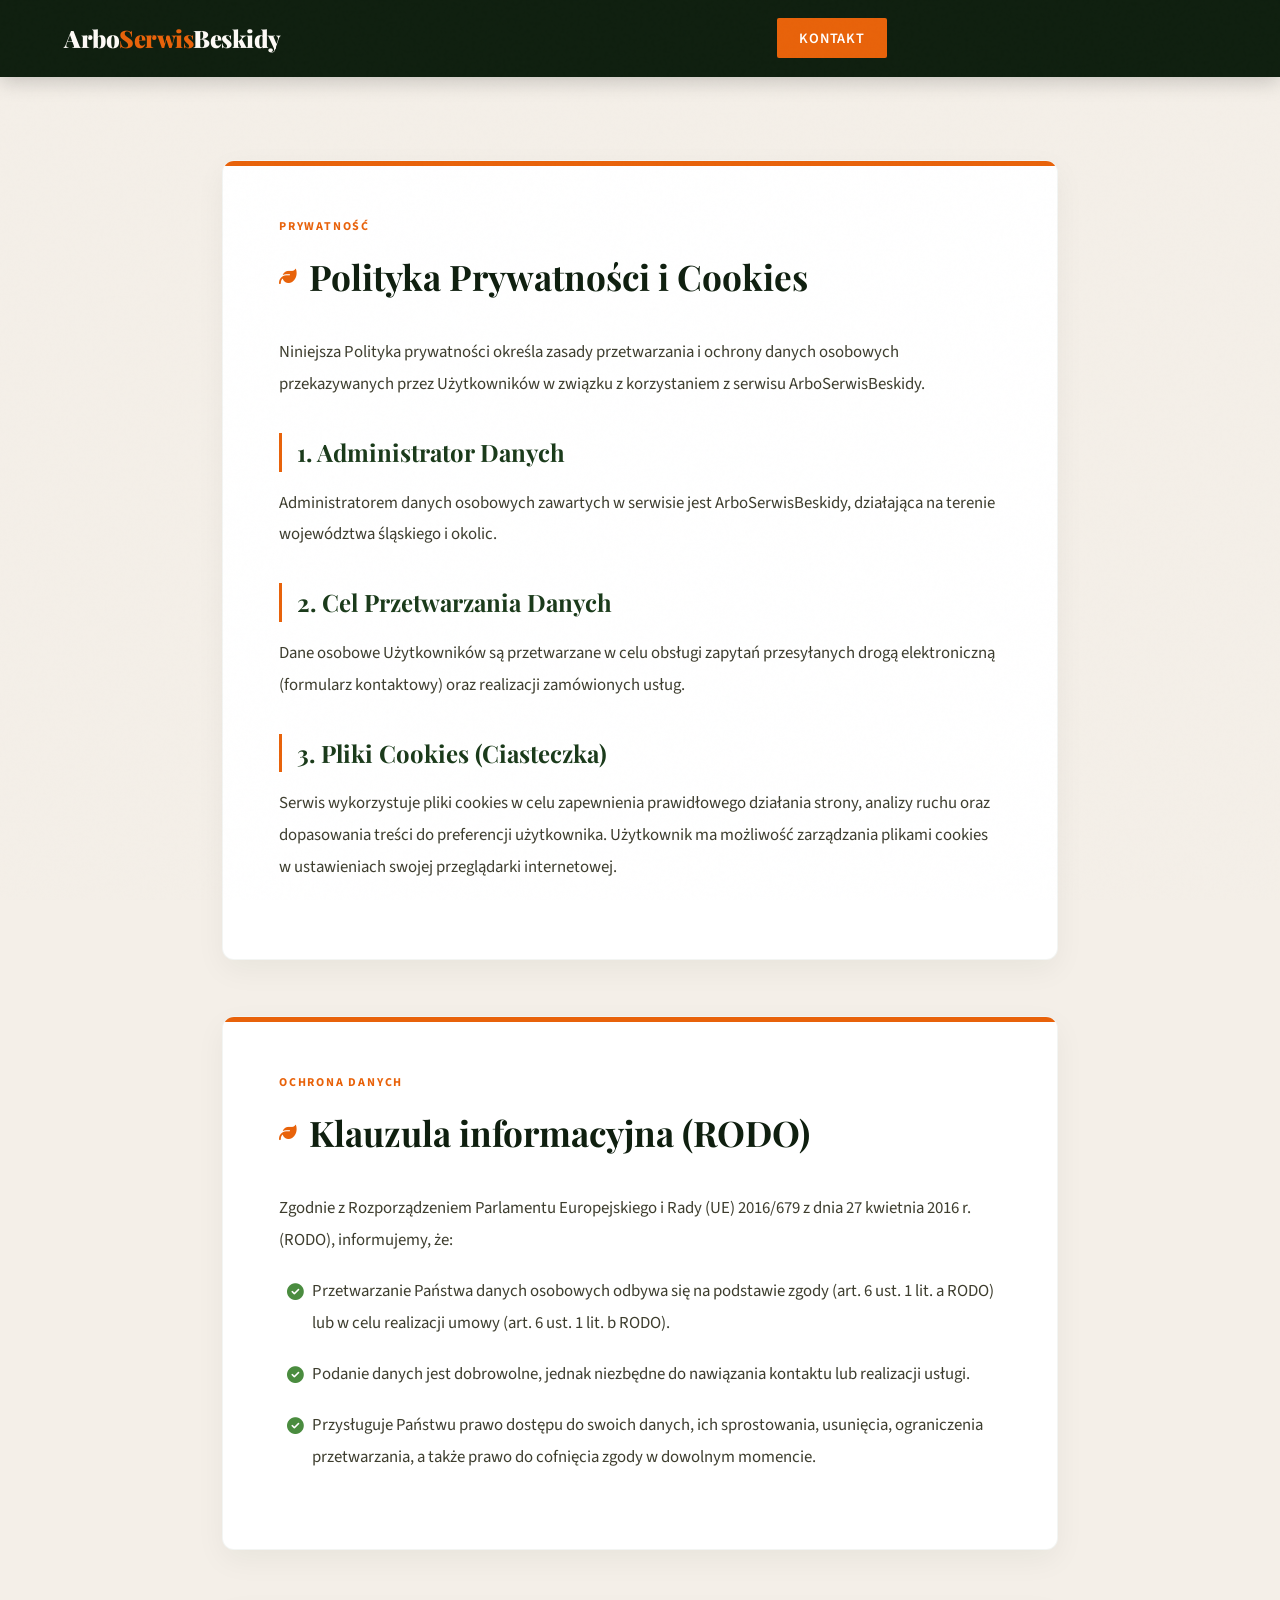
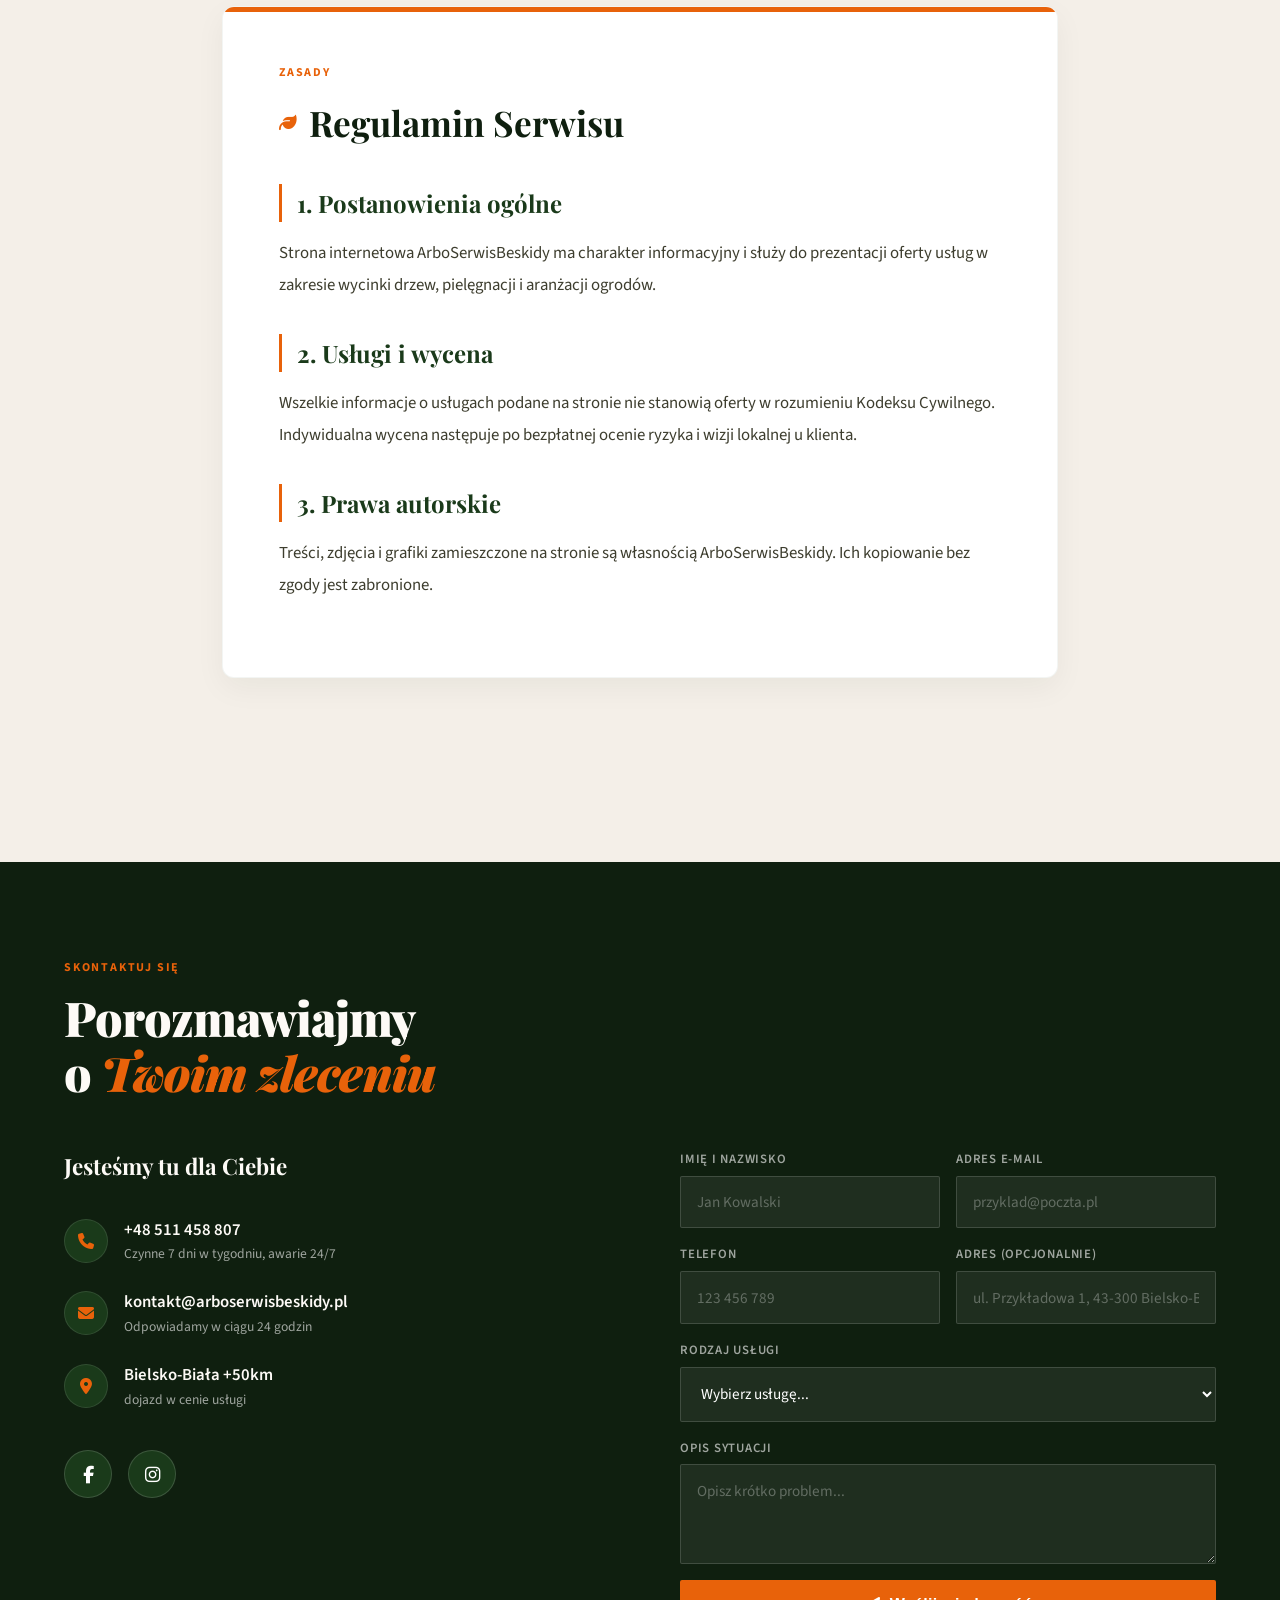
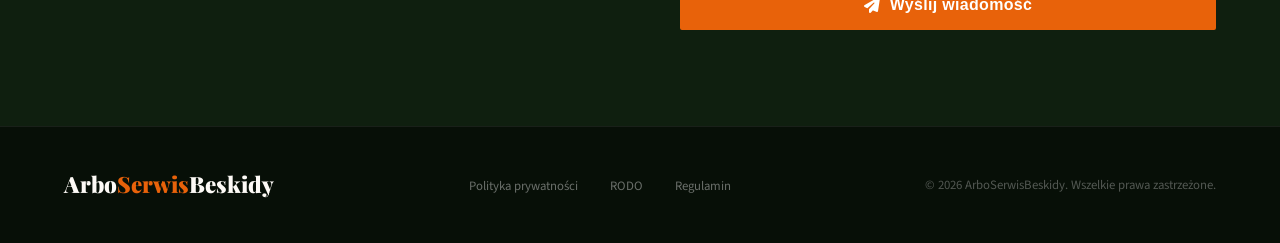
<file: dokumenty.html>
<!DOCTYPE html>
<html lang="pl">

<head>
  <meta charset="UTF-8">
  <meta name="viewport" content="width=device-width, initial-scale=1.0">
  <title>Dokumenty prawne – ArboSerwisBeskidy</title>
  <link href="https://fonts.googleapis.com/css2?family=Playfair+Display:wght@700;900&family=Source+Sans+3:wght@300;400;600&display=swap" rel="stylesheet">
  <link rel="stylesheet" href="https://cdnjs.cloudflare.com/ajax/libs/font-awesome/6.5.0/css/all.min.css">
  <link rel="stylesheet" href="style.css">
  <link rel="icon" type="image/x-icon" href="img/favicon.ico">
  <style>
/* 1. RESET I ZMIENNE */
:root {
    --green-deep: #0f1f0f;
    --green-mid: #1a3a1a;
    --green-bright: #2d5a2d;
    --green-accent: #4a8c3f;
    --orange: #e8620a;
    --cream: #f4efe8;
    --white: #fdfaf6;
    --text-dark: #1a1a14;
    --text-mid: #3d3d2e;
}

body {
    background-color: var(--cream);
    font-family: 'Source Sans 3', sans-serif;
    color: var(--text-dark);
    line-height: 1.6;
    overflow-x: hidden;
    position: relative;
    scroll-behavior: smooth; /* Płynne przewijanie dla całej strony */
}

/* 2. NAVBAR */
#navbar {
    background-color: var(--green-deep) !important;
    position: fixed;
    width: 100%;
    top: 0;
    left: 0;
    z-index: 1000;
    display: flex;
    justify-content: space-between;
    align-items: center;
    padding: 1.2rem 4rem;
    box-shadow: 0 4px 20px rgba(0, 0, 0, 0.2);
}

#navbar .logo {
    color: var(--white) !important;
    font-weight: 900;
    font-size: 1.5rem;
    text-decoration: none;
    font-family: 'Playfair Display', serif;
}

#navbar .logo span {
    color: var(--orange) !important;
}

#navbar .nav-links {
    display: flex !important;
    list-style: none;
    align-items: center;
}

/* 3. SEKCJA GŁÓWNA - DOKUMENTY */
.legal-content {
    padding: 160px 2rem 8rem;
    max-width: 900px;
    margin: 0 auto;
}

.legal-section {
    background: #ffffff;
    padding: 3.5rem;
    margin-bottom: 3.5rem;
    border-radius: 12px;
    box-shadow: 0 10px 30px rgba(15, 31, 15, 0.05);
    position: relative;
    overflow: hidden;
    transition: transform 0.3s ease, box-shadow 0.3s ease;
    border: 1px solid rgba(26, 58, 26, 0.05);
    /* POPRAWKA: Offset dla zablokowanego navbaru */
    scroll-margin-top: 120px; 
}

.legal-section::before {
    content: '';
    position: absolute;
    top: 0;
    left: 0;
    width: 100%;
    height: 5px;
    background-color: var(--orange);
}

.legal-section:hover {
    transform: translateY(-5px);
    box-shadow: 0 15px 40px rgba(15, 31, 15, 0.08);
}

.legal-section h2 {
    font-family: 'Playfair Display', serif;
    color: var(--green-deep);
    margin-bottom: 2rem;
    font-size: 2.2rem;
    display: flex;
    align-items: center;
    gap: 12px;
}

.legal-section h2::before {
    content: '\f06c';
    font-family: 'Font Awesome 6 Free';
    font-weight: 900;
    font-size: 1.1rem;
    color: var(--orange);
}

.legal-section h3 {
    font-family: 'Playfair Display', serif;
    margin: 2rem 0 1rem;
    color: var(--green-mid);
    font-size: 1.5rem;
    border-left: 3px solid var(--orange);
    padding-left: 15px;
}

.legal-section p, .legal-section li {
    line-height: 1.9;
    color: var(--text-mid);
    margin-bottom: 1.2rem;
    font-size: 1.05rem;
}

.legal-section ul {
    margin-left: 0.5rem;
    list-style: none;
}

.legal-section ul li {
    position: relative;
    padding-left: 25px;
}

.legal-section ul li::before {
    content: "\f058";
    font-family: 'Font Awesome 6 Free';
    font-weight: 900;
    position: absolute;
    left: 0;
    color: var(--green-accent);
}

/* 4. RESPONSYWNOŚĆ */
@media (max-width: 1025px) {
    #navbar {
        padding: 1rem 2rem;
    }
}

@media (max-width: 768px) {
    .legal-content {
        padding: 120px 1.5rem 5rem;
    }

    .legal-section {
        padding: 2rem 1.5rem;
        scroll-margin-top: 100px;
    }

    .legal-section h2 {
        font-size: 1.8rem;
    }

    #navbar .logo {
        font-size: 1.2rem;
    }
}

@media (max-width: 480px) {
    .legal-section h2 {
        font-size: 1.5rem;
    }
    
    .legal-section h3 {
        font-size: 1.2rem;
    }
}
</style>
</head>

<body>

  <nav id="navbar">
    <a href="https://arboserwisbeskidy.pl/" class="logo">Arbo<span>Serwis</span>Beskidy</a>
    <ul class="nav-links">
      <li><a href="#kontakt" class="nav-cta">Kontakt</a></li>
    </ul>
  </nav>

  <main class="legal-content">
    
    <section id="polityka" class="legal-section">
      <div class="section-label">Prywatność</div>
      <h2>Polityka Prywatności i Cookies</h2>
      <p>Niniejsza Polityka prywatności określa zasady przetwarzania i ochrony danych osobowych przekazywanych przez Użytkowników w związku z korzystaniem z serwisu ArboSerwisBeskidy.</p>
      
      <h3>1. Administrator Danych</h3>
      <p>Administratorem danych osobowych zawartych w serwisie jest ArboSerwisBeskidy, działająca na terenie województwa śląskiego i okolic.</p>

      <h3>2. Cel Przetwarzania Danych</h3>
      <p>Dane osobowe Użytkowników są przetwarzane w celu obsługi zapytań przesyłanych drogą elektroniczną (formularz kontaktowy) oraz realizacji zamówionych usług.</p>

      <h3>3. Pliki Cookies (Ciasteczka)</h3>
      <p>Serwis wykorzystuje pliki cookies w celu zapewnienia prawidłowego działania strony, analizy ruchu oraz dopasowania treści do preferencji użytkownika. Użytkownik ma możliwość zarządzania plikami cookies w ustawieniach swojej przeglądarki internetowej.</p>
    </section>

    <section id="rodo" class="legal-section">
      <div class="section-label">Ochrona Danych</div>
      <h2>Klauzula informacyjna (RODO)</h2>
      <p>Zgodnie z Rozporządzeniem Parlamentu Europejskiego i Rady (UE) 2016/679 z dnia 27 kwietnia 2016 r. (RODO), informujemy, że:</p>
      <ul>
        <li>Przetwarzanie Państwa danych osobowych odbywa się na podstawie zgody (art. 6 ust. 1 lit. a RODO) lub w celu realizacji umowy (art. 6 ust. 1 lit. b RODO).</li>
        <li>Podanie danych jest dobrowolne, jednak niezbędne do nawiązania kontaktu lub realizacji usługi.</li>
        <li>Przysługuje Państwu prawo dostępu do swoich danych, ich sprostowania, usunięcia, ograniczenia przetwarzania, a także prawo do cofnięcia zgody w dowolnym momencie.</li>
      </ul>
    </section>

    <section id="regulamin" class="legal-section">
      <div class="section-label">Zasady</div>
      <h2>Regulamin Serwisu</h2>
      <h3>1. Postanowienia ogólne</h3>
      <p>Strona internetowa ArboSerwisBeskidy ma charakter informacyjny i służy do prezentacji oferty usług w zakresie wycinki drzew, pielęgnacji i aranżacji ogrodów.</p>
      
      <h3>2. Usługi i wycena</h3>
      <p>Wszelkie informacje o usługach podane na stronie nie stanowią oferty w rozumieniu Kodeksu Cywilnego. Indywidualna wycena następuje po bezpłatnej ocenie ryzyka i wizji lokalnej u klienta.</p>

      <h3>3. Prawa autorskie</h3>
      <p>Treści, zdjęcia i grafiki zamieszczone na stronie są własnością ArboSerwisBeskidy. Ich kopiowanie bez zgody jest zabronione.</p>
    </section>

  </main>

  <section class="contact-section" id="kontakt">
    <div class="section-label">Skontaktuj się</div>
    <div class="section-title">Porozmawiajmy<br>o <em style="color:var(--orange)">Twoim zleceniu</em></div>
    <div class="contact-grid">
      <div class="contact-info">
        <h3>Jesteśmy tu dla Ciebie</h3>
        <div class="contact-item">
          <i class="fas fa-phone"></i>
          <div>
            <a href="tel:+48511458807">+48 511 458 807</a>
            <p>Czynne 7 dni w tygodniu, awarie 24/7</p>
          </div>
        </div>
        <div class="contact-item">
          <i class="fas fa-envelope"></i>
          <div>
            <a href="mailto:kontakt@arboserwisbeskidy.pl">kontakt@arboserwisbeskidy.pl</a>
            <p>Odpowiadamy w ciągu 24 godzin</p>
          </div>
        </div>
        <div class="contact-item">
          <i class="fas fa-map-marker-alt"></i>
          <div>
            <span style="color: var(--white); font-weight: 600; font-size: 1.05rem; display: block;">Bielsko-Biała +50km</span>
            <p>dojazd w cenie usługi</p>
          </div>
        </div>
        <div class="social-links">
          <a href="https://www.facebook.com/profile.php?id=61574379541969" target="_blank" class="social-link" aria-label="Facebook"><i class="fab fa-facebook-f"></i></a>
          <a href="https://www.instagram.com/arboserwis.beskidy/" target="_blank" class="social-link" aria-label="Instagram"><i class="fab fa-instagram"></i></a>
        </div>
      </div>
      <div>
        <form class="contact-form" id="arboForm">
          <input type="text" name="_gotcha" style="display:none" tabindex="-1" autocomplete="off">
          <div class="form-row">
            <div class="form-group">
              <label>Imię i nazwisko</label>
              <input type="text" name="name" placeholder="Jan Kowalski" pattern="^[A-Za-ząćęłńóśźż]{3,}\s[A-Za-ząćęłńóśźż]{3,}$" required>
            </div>
            <div class="form-group">
              <label>Adres E-mail</label>
              <input type="email" name="email" placeholder="przyklad@poczta.pl" required>
            </div>
          </div>
          <div class="form-row">
            <div class="form-group">
              <label>Telefon</label>
              <input type="tel" name="phone" placeholder="123 456 789" pattern="[0-9]+" required>
            </div>
            <div class="form-group">
              <label>Adres (opcjonalnie)</label>
              <input type="text" name="address" placeholder="ul. Przykładowa 1, 43-300 Bielsko-Biała">
            </div>
          </div>
          <div class="form-group">
            <label>Rodzaj usługi</label>
            <select name="service">
              <option value="">Wybierz usługę...</option>
              <option>Wycinka drzewa</option>
              <option>Przycinanie żywopłotów</option>
              <option>Pielęgnacja ogrodu</option>
              <option>Aranżacja ogrodu</option>
              <option>Interwencja awaryjna</option>
              <option>Inne</option>
            </select>
          </div>
          <div class="form-group">
            <label>Opis sytuacji</label>
            <textarea name="message" placeholder="Opisz krótko problem..." minlength="15" required></textarea>
          </div>
          <button type="submit" class="btn-primary" style="width:100%; justify-content:center; cursor:pointer;">
            <i class="fas fa-paper-plane"></i> Wyślij wiadomość
          </button>
        </form>
      </div>
    </div>
  </section>

  <footer>
    <div class="footer-logo">Arbo<span>Serwis</span>Beskidy</div>
    <ul class="footer-links">
      <li><a href="#polityka">Polityka prywatności</a></li>
      <li><a href="#rodo">RODO</a></li>
      <li><a href="#regulamin">Regulamin</a></li>
    </ul>
    <div class="footer-copy">© 2026 ArboSerwisBeskidy. Wszelkie prawa zastrzeżone.</div>
  </footer>

  <script src="script.js"></script>
</body>
</html>
</file>
<file: style.css>
:root {
    --green-deep: #0f1f0f;
    --green-mid: #1a3a1a;
    --green-bright: #2d5a2d;
    --green-accent: #4a8c3f;
    --orange: #e8620a;
    --orange-light: #f5832a;
    --brown: #5c3d1e;
    --cream: #f4efe8;
    --cream-dark: #e8e0d0;
    --white: #fdfaf6;
    --text-dark: #1a1a14;
    --text-mid: #3d3d2e;
    --text-light: #7a7a60;
}

* {
    margin: 0;
    padding: 0;
    box-sizing: border-box;
}

html {
    scroll-behavior: smooth;
}

body {
    font-family: 'Source Sans 3', sans-serif;
    background: var(--white);
    color: var(--text-dark);
    overflow-x: hidden;
}

/* NOISE TEXTURE OVERLAY */
body::before {
    content: '';
    position: fixed;
    inset: 0;
    background-image: url("data:image/svg+xml,%3Csvg viewBox='0 0 256 256' xmlns='http://www.w3.org/2000/svg'%3E%3Cfilter id='noise'%3E%3CfeTurbulence type='fractalNoise' baseFrequency='0.9' numOctaves='4' stitchTiles='stitch'/%3E%3C/filter%3E%3Crect width='100%25' height='100%25' filter='url(%23noise)' opacity='0.04'/%3E%3C/svg%3E");
    pointer-events: none;
    z-index: 9999;
    opacity: 0.4;
}

/* NAVBAR - ZAKTUALIZOWANY UKŁAD */
nav {
    position: fixed;
    top: 0;
    left: 0;
    right: 0;
    z-index: 1000;
    padding: 1.5rem 4rem;
    display: flex;
    justify-content: space-between;
    align-items: center;
    transition: all 0.4s ease;
    background: transparent;
}

nav.scrolled {
    background: rgba(10, 20, 10, 0.97);
    padding: 1rem 4rem;
    backdrop-filter: blur(10px);
    box-shadow: 0 2px 40px rgba(0, 0, 0, 0.3);
}

.nav-cta,
.nav-cta:visited,
.nav-cta:active,
.nav-cta:hover {
    text-decoration: none !important;
}

.logo {
    flex: 1; /* Zajmuje lewą stronę */
    font-family: 'Playfair Display', serif;
    font-size: 1.8rem;
    font-weight: 900;
    color: var(--white);
    letter-spacing: -0.02em;
}

.logo span {
    color: var(--orange);
}

.nav-links {
    flex: 2; /* Środkowa sekcja dla menu */
    display: flex;
    justify-content: center;
    gap: 2.5rem;
    list-style: none;
}

.nav-links a {
    color: rgba(255, 255, 255, 0.8);
    text-decoration: none;
    font-size: 0.9rem;
    font-weight: 600;
    letter-spacing: 0.05em;
    text-transform: uppercase;
    transition: color 0.2s;
}

.nav-links a:hover {
    color: var(--orange);
}

.nav-right {
    flex: 1; /* Zajmuje prawą stronę */
    display: flex;
    justify-content: flex-end;
    align-items: center;
}

.nav-cta {
    background: var(--orange);
    color: white !important;
    padding: 0.6rem 1.4rem;
    border-radius: 2px;
    text-decoration: none;
    font-size: 0.9rem;
    font-weight: 600;
    text-transform: uppercase;
    transition: background 0.3s;
}

.nav-cta:hover {
    background: var(--orange-light);
}

/* HAMBURGER */
.hamburger {
    display: none;
    flex-direction: column;
    gap: 5px;
    cursor: pointer;
    padding: 5px;
    margin-left: 1rem;
}

.hamburger span {
    display: block;
    width: 25px;
    height: 2px;
    background: white;
    transition: all 0.3s;
}

/* HERO */
.hero {
    min-height: 100vh;
    background: linear-gradient(165deg, rgba(5, 12, 5, 0.92) 0%, rgba(15, 31, 15, 0.75) 50%, rgba(92, 61, 30, 0.6) 100%);
    display: flex;
    align-items: center;
    padding: 0 4rem;
    position: relative;
    overflow: hidden;
}

.hero-video {
    position: absolute;
    inset: 0;
    width: 100%;
    height: 100%;
    object-fit: cover;
    z-index: 0;
    background-image: url('img/bgimage.webp');
    background-size: cover;
    background-position: center;
}

.hero-gradient {
    position: absolute;
    inset: 0;
    background: linear-gradient(
        105deg,
        rgba(5, 12, 5, 0.88) 0%,
        rgba(15, 31, 15, 0.65) 45%,
        rgba(92, 61, 30, 0.45) 75%,
        rgba(232, 98, 10, 0.25) 100%
    );
    z-index: 1;
    pointer-events: none;
}

.hero::after {
    content: '';
    position: absolute;
    bottom: 0;
    left: 0;
    right: 0;
    height: 120px;
    background: linear-gradient(transparent, var(--green-deep));
}

.hero-content {
    max-width: 780px;
    position: relative;
    z-index: 2;
}

.hero-badge {
    display: inline-flex;
    align-items: center;
    gap: 0.5rem;
    background: rgba(232, 98, 10, 0.2);
    border: 1px solid var(--orange);
    color: var(--orange);
    padding: 0.4rem 1rem;
    font-size: 0.8rem;
    font-weight: 600;
    letter-spacing: 0.1em;
    text-transform: uppercase;
    margin-bottom: 1.5rem;
    border-radius: 2px;
}

.hero h1 {
    font-family: 'Playfair Display', serif;
    font-size: clamp(2.8rem, 6vw, 5rem);
    font-weight: 900;
    color: var(--white);
    line-height: 1.08;
    margin-bottom: 1.5rem;
    letter-spacing: -0.02em;
}

.hero h1 em {
    font-style: italic;
    color: var(--orange);
}

.hero p {
    font-size: 1.15rem;
    color: rgba(255, 255, 255, 0.75);
    line-height: 1.7;
    margin-bottom: 2.5rem;
    max-width: 560px;
    font-weight: 300;
}

.hero-btns {
    display: flex;
    gap: 1rem;
    flex-wrap: wrap;
}

.btn-primary {
    display: inline-flex;
    align-items: center;
    gap: 0.6rem;
    background: var(--orange);
    color: white;
    padding: 1rem 2rem;
    font-size: 1rem;
    font-weight: 600;
    text-decoration: none;
    border-radius: 2px;
    transition: all 0.3s;
    border: none;
    cursor: pointer;
    letter-spacing: 0.02em;
}

.btn-primary:hover {
    background: var(--orange-light);
    transform: translateY(-2px);
    box-shadow: 0 8px 30px rgba(232, 98, 10, 0.4);
}

.btn-secondary {
    display: inline-flex;
    align-items: center;
    gap: 0.6rem;
    background: transparent;
    color: white;
    padding: 1rem 2rem;
    font-size: 1rem;
    font-weight: 600;
    text-decoration: none;
    border: 1px solid rgba(255, 255, 255, 0.4);
    border-radius: 2px;
    transition: all 0.3s;
}

.btn-secondary:hover {
    border-color: white;
    background: rgba(255, 255, 255, 0.1);
}

.hero-stats {
    position: absolute;
    right: 4rem;
    bottom: 10rem;
    display: flex;
    flex-direction: column;
    gap: 1.5rem;
    z-index: 2;
}

.stat {
    text-align: right;
}

.stat-num {
    font-family: 'Playfair Display', serif;
    font-size: 2.5rem;
    font-weight: 900;
    color: var(--orange);
    line-height: 1;
}

.stat-label {
    font-size: 0.75rem;
    color: rgba(255, 255, 255, 0.6);
    text-transform: uppercase;
    letter-spacing: 0.08em;
}

/* SECTIONS COMMON */
section {
    padding: 6rem 4rem;
}

.section-label {
    font-size: 0.75rem;
    font-weight: 700;
    letter-spacing: 0.15em;
    text-transform: uppercase;
    color: var(--orange);
    margin-bottom: 0.8rem;
}

.section-title {
    font-family: 'Playfair Display', serif;
    font-size: clamp(2rem, 4vw, 3rem);
    font-weight: 900;
    color: var(--green-deep);
    line-height: 1.15;
    letter-spacing: -0.02em;
}

.section-title em {
    font-style: italic;
    color: var(--green-accent);
}

/* SERVICES OVERVIEW */
.services-overview {
    background: var(--green-deep);
    padding: 5rem 4rem;
}

.services-overview .section-title {
    color: var(--white);
}

.services-overview .section-label {
    color: var(--orange);
}

.services-grid {
    display: grid;
    grid-template-columns: repeat(4, 1fr);
    gap: 1px;
    margin-top: 3rem;
    background: rgba(255, 255, 255, 0.1);
    border: 1px solid rgba(255, 255, 255, 0.1);
}

.service-card {
    background: var(--green-deep);
    padding: 2.5rem 2rem;
    cursor: pointer;
    transition: all 0.3s;
    text-decoration: none;
    display: block;
    border-bottom: 3px solid transparent;
    position: relative;
    overflow: hidden;
}

.service-card::before {
    content: '';
    position: absolute;
    inset: 0;
    background: var(--green-mid);
    transform: scaleY(0);
    transform-origin: bottom;
    transition: transform 0.3s ease;
}

.service-card:hover::before {
    transform: scaleY(1);
}

.service-card:hover {
    border-bottom-color: var(--orange);
}

.service-card-inner {
    position: relative;
    z-index: 1;
}

.service-icon {
    font-size: 2rem;
    color: var(--orange);
    margin-bottom: 1rem;
    display: block;
}

.service-card h3 {
    font-family: 'Playfair Display', serif;
    font-size: 1.2rem;
    font-weight: 700;
    color: var(--white);
    margin-bottom: 0.5rem;
}

.service-card p {
    font-size: 0.85rem;
    color: rgba(255, 255, 255, 0.55);
    line-height: 1.6;
}

.service-card .arrow {
    margin-top: 1.2rem;
    color: var(--orange);
    font-size: 0.8rem;
    font-weight: 600;
    letter-spacing: 0.05em;
    text-transform: uppercase;
}

/* WARNING SECTION */
.warning-section {
    background: var(--cream);
}

.warning-grid {
    display: grid;
    grid-template-columns: repeat(3, 1fr);
    gap: 1.5rem;
    margin-top: 3rem;
}

.warning-card {
    background: var(--white);
    border-left: 4px solid var(--orange);
    padding: 1.8rem 1.5rem;
    transition: all 0.3s;
    box-shadow: 0 2px 20px rgba(0, 0, 0, 0.06);
}

.warning-card:hover {
    transform: translateY(-4px);
    box-shadow: 0 12px 40px rgba(0, 0, 0, 0.12);
}

.warning-icon {
    font-size: 1.8rem;
    margin-bottom: 0.8rem;
}

.warning-card h4 {
    font-family: 'Playfair Display', serif;
    font-size: 1.05rem;
    font-weight: 700;
    color: var(--green-deep);
    margin-bottom: 0.5rem;
}

.warning-card p {
    font-size: 0.9rem;
    color: var(--text-mid);
    line-height: 1.6;
}

/* TIMELINE */
.timeline-section {
    background: var(--white);
}

.timeline {
    margin-top: 3.5rem;
    position: relative;
}

.timeline::before {
    content: '';
    position: absolute;
    left: 28px;
    top: 0;
    bottom: 0;
    width: 2px;
    background: linear-gradient(to bottom, var(--orange), var(--green-accent));
}

.timeline-step {
    display: flex;
    gap: 2.5rem;
    margin-bottom: 3rem;
    position: relative;
}

.step-num {
    width: 58px;
    height: 58px;
    min-width: 58px;
    background: var(--green-deep);
    color: var(--orange);
    font-family: 'Playfair Display', serif;
    font-size: 1.3rem;
    font-weight: 900;
    display: flex;
    align-items: center;
    justify-content: center;
    border-radius: 50%;
    border: 3px solid var(--orange);
    position: relative;
    z-index: 1;
}

.step-content {
    padding-top: 0.8rem;
}

.step-content h4 {
    font-family: 'Playfair Display', serif;
    font-size: 1.2rem;
    font-weight: 700;
    color: var(--green-deep);
    margin-bottom: 0.4rem;
}

.step-content p {
    font-size: 0.95rem;
    color: var(--text-mid);
    line-height: 1.65;
    max-width: 500px;
}

/* SERVICE DETAIL SECTIONS */
.service-detail {
    padding: 5rem 4rem;
}

.service-detail:nth-child(odd) {
    background: var(--cream);
}

.service-detail:nth-child(even) {
    background: var(--white);
}

.service-detail-inner {
    display: grid;
    grid-template-columns: 1fr 1fr;
    gap: 5rem;
    align-items: center;
    max-width: 1200px;
    margin: 0 auto;
}

.service-detail-inner.reverse {
    direction: rtl;
}

.service-detail-inner.reverse>* {
    direction: ltr;
}

.service-detail-img {
    position: relative;
    border-radius: 4px;
    overflow: hidden;
    aspect-ratio: 4/3;
}

.service-detail-img img {
    width: 100%;
    height: 100%;
    object-fit: cover;
    display: block;
}

.service-detail-img::after {
    content: '';
    position: absolute;
    inset: 0;
    border: 3px solid var(--orange);
    border-radius: 4px;
    transform: translate(10px, 10px);
    z-index: -1;
}

.service-detail-content .section-label {
    margin-bottom: 0.5rem;
}

.service-detail-content h2 {
    font-family: 'Playfair Display', serif;
    font-size: 2.2rem;
    font-weight: 900;
    color: var(--green-deep);
    line-height: 1.15;
    margin-bottom: 1rem;
    letter-spacing: -0.02em;
}

.service-detail-content p {
    font-size: 1rem;
    color: var(--text-mid);
    line-height: 1.75;
    margin-bottom: 1.5rem;
}

.feature-list {
    list-style: none;
    display: flex;
    flex-direction: column;
    gap: 0.6rem;
}

.feature-list li {
    display: flex;
    align-items: flex-start;
    gap: 0.7rem;
    font-size: 0.95rem;
    color: var(--text-mid);
    line-height: 1.5;
}

.feature-list li::before {
    content: '';
    width: 6px;
    height: 6px;
    min-width: 6px;
    background: var(--orange);
    border-radius: 50%;
    margin-top: 0.45rem;
}

.aranżacja-steps {
    display: flex;
    flex-direction: column;
    gap: 1rem;
    margin-top: 1.5rem;
}

.aranż-step {
    display: flex;
    align-items: flex-start;
    gap: 1rem;
    padding: 1rem;
    background: rgba(255, 255, 255, 0.7);
    border-radius: 4px;
}

.aranż-num {
    width: 32px;
    height: 32px;
    min-width: 32px;
    background: var(--green-deep);
    color: var(--orange);
    font-family: 'Playfair Display', serif;
    font-weight: 900;
    font-size: 0.9rem;
    display: flex;
    align-items: center;
    justify-content: center;
    border-radius: 50%;
}

.aranż-step h5 {
    font-weight: 700;
    color: var(--green-deep);
    font-size: 0.95rem;
    margin-bottom: 0.2rem;
}

.aranż-step p {
    font-size: 0.85rem;
    color: var(--text-light);
    line-height: 1.5;
    margin: 0;
}

/* GALLERY */
.gallery-section {
    background: var(--green-deep);
    padding: 6rem 4rem;
}

.gallery-section .section-title {
    color: var(--white);
}

.gallery-wrapper {
    overflow: hidden;
    margin-top: 3rem;
    cursor: grab;
    user-select: none;
    mask-image: linear-gradient(to right, transparent, black 5%, black 95%, transparent);
    -webkit-mask-image: linear-gradient(to right, transparent, black 5%, black 95%, transparent);
}

.gallery-wrapper.dragging {
    cursor: grabbing;
}

.gallery-track {
    display: flex;
    gap: 1.5rem;
    width: max-content;
    animation: scroll-gallery 60s linear infinite;
    transition: transform 0s;
}

.gallery-track.dragging {
    animation-play-state: paused;
}

.gallery-wrapper:hover .gallery-track {
    animation-play-state: paused;
}

@keyframes scroll-gallery {
    0% {
        transform: translateX(0);
    }
    100% {
        transform: translateX(calc(-50%));
    }
}

.gallery-item {
    position: relative;
    width: 380px;
    height: 280px;
    flex-shrink: 0;
    overflow: hidden;
    cursor: grab;
    border-radius: 3px;
}

.gallery-item:active {
    cursor: grabbing;
}

.gallery-item img {
    width: 100%;
    height: 100%;
    object-fit: cover;
    transition: transform 0.5s ease;
    display: block;
}

.gallery-item:hover img {
    transform: scale(1.08);
}

.gallery-overlay {
    position: absolute;
    inset: 0;
    background: linear-gradient(transparent 40%, rgba(10, 20, 10, 0.9));
    opacity: 0;
    transition: opacity 0.3s;
    display: flex;
    align-items: flex-end;
    padding: 1.2rem;
}

.gallery-item:hover .gallery-overlay {
    opacity: 1;
}

.gallery-overlay span {
    color: white;
    font-size: 0.85rem;
    font-weight: 600;
}

/* WHY US */
.why-section {
    background: var(--cream);
    text-align: center;
}

.why-grid {
    display: grid;
    grid-template-columns: repeat(4, 1fr);
    gap: 2rem;
    margin-top: 3rem;
}

.why-card {
    padding: 2.5rem 1.5rem;
    background: var(--white);
    border-radius: 4px;
    transition: all 0.3s;
    box-shadow: 0 2px 20px rgba(0, 0, 0, 0.05);
}

.why-card:hover {
    transform: translateY(-6px);
    box-shadow: 0 16px 50px rgba(0, 0, 0, 0.1);
}

.why-icon {
    width: 64px;
    height: 64px;
    background: var(--green-deep);
    border-radius: 50%;
    display: flex;
    align-items: center;
    justify-content: center;
    margin: 0 auto 1.2rem;
    font-size: 1.5rem;
    color: var(--orange);
}

.why-card h4 {
    font-family: 'Playfair Display', serif;
    font-size: 1.1rem;
    font-weight: 700;
    color: var(--green-deep);
    margin-bottom: 0.5rem;
}

.why-card p {
    font-size: 0.9rem;
    color: var(--text-light);
    line-height: 1.6;
}

/* TESTIMONIALS */
.testimonials {
    background: var(--white);
    padding: 6rem 4rem;
}

.testimonials-grid-wrapper {
    margin-top: 3rem;
}

.testimonials-grid {
    display: grid;
    grid-template-columns: repeat(3, 1fr);
    gap: 1.5rem;
    align-items: stretch;
}

.testimonial-card {
    background: var(--cream);
    padding: 2.5rem;
    border-radius: 4px;
    position: relative;
    transition: transform 0.3s, box-shadow 0.3s;
    display: flex;
    flex-direction: column;
    min-height: 280px;
}

.testimonial-card:hover {
    transform: translateY(-4px);
    box-shadow: 0 12px 40px rgba(0,0,0,0.1);
}

.quote-mark {
    font-family: 'Playfair Display', serif;
    font-size: 5rem;
    color: var(--orange);
    line-height: 0.5;
    margin-bottom: 1rem;
    display: block;
    opacity: 0.5;
}

.testimonial-card p {
    font-size: 0.95rem;
    color: var(--text-mid);
    line-height: 1.7;
    font-style: italic;
    margin-bottom: 1.5rem;
    flex: none;
    height: calc(0.95rem * 1.7 * 5);
    overflow: hidden;
}

.testimonials-nav {
    display: flex;
    align-items: center;
    justify-content: center;
    gap: 1.5rem;
    margin-top: 2.5rem;
}

.testimonials-btn {
    width: 48px;
    height: 48px;
    background: var(--green-deep);
    border: 2px solid var(--orange);
    color: var(--orange);
    border-radius: 50%;
    display: flex;
    align-items: center;
    justify-content: center;
    font-size: 1rem;
    cursor: pointer;
    transition: all 0.25s;
    flex-shrink: 0;
}

.testimonials-btn:hover {
    background: var(--orange);
    color: white;
    transform: scale(1.08);
    box-shadow: 0 6px 20px rgba(232, 98, 10, 0.35);
}

.testimonials-dots {
    display: flex;
    gap: 0.5rem;
    align-items: center;
}

.testimonials-dot {
    width: 8px;
    height: 8px;
    border-radius: 50%;
    background: var(--cream-dark);
    cursor: pointer;
    transition: all 0.25s;
    border: none;
    padding: 0;
}

.testimonials-dot.active {
    background: var(--orange);
    transform: scale(1.3);
}

.testimonial-author {
    display: flex;
    align-items: center;
    gap: 0.8rem;
}

.author-avatar {
    width: 40px;
    height: 40px;
    background: var(--green-mid);
    border-radius: 50%;
    display: flex;
    align-items: center;
    justify-content: center;
    color: var(--orange);
    font-weight: 700;
    font-size: 0.9rem;
}

.author-info strong {
    display: block;
    font-size: 0.9rem;
    color: var(--green-deep);
    font-weight: 700;
}

.author-info span {
    font-size: 0.8rem;
    color: var(--text-light);
}

.stars {
    color: var(--orange);
    font-size: 0.85rem;
    margin-bottom: 0.5rem;
}

/* CONTACT */
.contact-section {
    background: var(--green-deep);
    padding: 6rem 4rem;
}

.contact-section .section-title {
    color: var(--white);
}

.contact-grid {
    display: grid;
    grid-template-columns: 1fr 1fr;
    gap: 5rem;
    margin-top: 3rem;
}

.contact-info h3 {
    font-family: 'Playfair Display', serif;
    font-size: 1.4rem;
    color: var(--white);
    margin-bottom: 2rem;
}

.contact-item {
    display: flex;
    align-items: center;
    gap: 1rem;
    margin-bottom: 1.5rem;
}

.contact-item i {
    width: 44px;
    height: 44px;
    min-width: 44px;
    background: var(--green-mid);
    border: 1px solid rgba(255, 255, 255, 0.1);
    border-radius: 50%;
    display: flex;
    align-items: center;
    justify-content: center;
    color: var(--orange);
    font-size: 1rem;
}

.contact-item a {
    color: var(--white);
    text-decoration: none;
    font-size: 1.05rem;
    font-weight: 600;
    transition: color 0.2s;
}

.contact-item a:hover {
    color: var(--orange);
}

.contact-item p {
    color: rgba(255, 255, 255, 0.6);
    font-size: 0.85rem;
}

.social-links {
    display: flex;
    gap: 1rem;
    margin-top: 2.5rem;
}

.social-link {
    width: 48px;
    height: 48px;
    background: var(--green-mid);
    border: 1px solid rgba(255, 255, 255, 0.15);
    border-radius: 50%;
    display: flex;
    align-items: center;
    justify-content: center;
    color: white;
    text-decoration: none;
    font-size: 1.1rem;
    transition: all 0.3s;
}

.social-link:hover {
    background: var(--orange);
    border-color: var(--orange);
    transform: translateY(-3px);
}

/* FORM */
.contact-form {
    display: flex;
    flex-direction: column;
    gap: 1rem;
}

.form-row {
    display: grid;
    grid-template-columns: 1fr 1fr;
    gap: 1rem;
}

.form-group {
    display: flex;
    flex-direction: column;
    gap: 0.4rem;
}

.form-group label {
    color: rgba(255, 255, 255, 0.6);
    font-size: 0.8rem;
    font-weight: 600;
    letter-spacing: 0.06em;
    text-transform: uppercase;
}

.form-group input,
.form-group select,
.form-group textarea {
    background: rgba(255, 255, 255, 0.07);
    border: 1px solid rgba(255, 255, 255, 0.15);
    color: white;
    padding: 0.9rem 1rem;
    font-size: 0.95rem;
    font-family: 'Source Sans 3', sans-serif;
    border-radius: 2px;
    transition: border-color 0.2s;
    outline: none;
}

.form-group select option {
    background: var(--green-deep);
    color: white;
}

.form-group input:focus,
.form-group select:focus,
.form-group textarea:focus {
    border-color: var(--orange);
}

.form-group textarea {
    resize: vertical;
    min-height: 100px;
}

.form-group input::placeholder,
.form-group textarea::placeholder {
    color: rgba(255, 255, 255, 0.3);
}

/* FOOTER */
footer {
    background: #070f07;
    padding: 2.5rem 4rem;
    display: flex;
    justify-content: space-between;
    align-items: center;
    flex-wrap: wrap;
    gap: 1rem;
    border-top: 1px solid rgba(255, 255, 255, 0.07);
}

.footer-logo {
    font-family: 'Playfair Display', serif;
    font-size: 1.4rem;
    font-weight: 900;
    color: var(--white);
}

.footer-logo span {
    color: var(--orange);
}

.footer-links {
    display: flex;
    gap: 2rem;
    list-style: none;
}

.footer-links a {
    color: rgba(255, 255, 255, 0.4);
    text-decoration: none;
    font-size: 0.8rem;
    transition: color 0.2s;
}

.footer-links a:hover {
    color: var(--orange);
}

.footer-copy {
    color: rgba(255, 255, 255, 0.3);
    font-size: 0.8rem;
}

/* BACK TO TOP BUTTON */
#backToTop {
    position: fixed;
    bottom: 2.5rem;
    right: 2.5rem;
    width: 50px;
    height: 50px;
    background: var(--green-deep);
    border: 2px solid var(--orange);
    color: var(--orange);
    border-radius: 50%;
    display: flex;
    align-items: center;
    justify-content: center;
    font-size: 1.2rem;
    cursor: pointer;
    z-index: 900;
    opacity: 0;
    pointer-events: none;
    transform: translateY(12px);
    transition: opacity 0.3s ease, transform 0.3s ease, background 0.2s, color 0.2s;
    box-shadow: 0 4px 20px rgba(0,0,0,0.3);
    text-decoration: none;
}

#backToTop.visible {
    opacity: 1;
    pointer-events: auto;
    transform: translateY(0);
}

#backToTop:hover {
    background: var(--orange);
    color: white;
    transform: translateY(-3px);
    box-shadow: 0 8px 30px rgba(232, 98, 10, 0.4);
}

/* ANIMATIONS */
.reveal {
    opacity: 0;
    transform: translateY(30px);
    transition: all 0.7s cubic-bezier(0.16, 1, 0.3, 1);
}

.reveal.visible {
    opacity: 1;
    transform: translateY(0);
}

.reveal-delay-1 {
    transition-delay: 0.1s;
}

.reveal-delay-2 {
    transition-delay: 0.2s;
}

.reveal-delay-3 {
    transition-delay: 0.3s;
}

.reveal-delay-4 {
    transition-delay: 0.4s;
}

/* MOBILE MENU */
.mobile-menu {
    display: none;
    position: fixed;
    inset: 0;
    background: rgba(5, 12, 5, 0.98);
    z-index: 10000;
    flex-direction: column;
    align-items: center;
    justify-content: center;
    gap: 2rem;
}

.mobile-menu.open {
    display: flex;
}

.mobile-menu a {
    color: white;
    text-decoration: none;
    font-family: 'Playfair Display', serif;
    font-size: 2rem;
    font-weight: 700;
    transition: color 0.2s;
}

.mobile-menu a:hover {
    color: var(--orange);
}

.mobile-close {
    position: absolute;
    top: 2rem;
    right: 2rem;
    background: none;
    border: none;
    color: white;
    font-size: 2rem;
    cursor: pointer;
    z-index: 10001;
}

/* RESPONSIVE */
@media (max-width: 1024px) {
    nav {
        padding: 1.2rem 2rem;
    }

    nav.scrolled {
        padding: 0.8rem 2rem;
    }

    .nav-links, .nav-cta {
        display: none;
    }

    .hamburger {
        display: flex;
    }

    section {
        padding: 4rem 2rem;
    }

    .hero {
        padding: 0 2rem;
    }

    .hero-stats {
        display: none;
    }

    .services-grid {
        grid-template-columns: repeat(2, 1fr);
    }

    .warning-grid {
        grid-template-columns: repeat(2, 1fr);
    }

    .service-detail {
        padding: 4rem 2rem;
    }

    .service-detail-inner {
        grid-template-columns: 1fr;
        gap: 2rem;
    }

    .service-detail-inner.reverse {
        direction: ltr;
    }

    .why-grid {
        grid-template-columns: repeat(2, 1fr);
    }

    .testimonials-grid {
        grid-template-columns: repeat(2, 1fr);
    }

    .contact-grid {
        grid-template-columns: 1fr;
        gap: 3rem;
    }

    footer {
        padding: 2rem;
        flex-direction: column;
        align-items: flex-start;
    }

    #backToTop {
        display: none !important;
    }
}

@media (max-width: 640px) {
    .hero h1 {
        font-size: 2.2rem;
    }

    .services-grid {
        grid-template-columns: 1fr;
    }

    .warning-grid {
        grid-template-columns: 1fr;
    }

    .why-grid {
        grid-template-columns: 1fr;
    }

    .testimonials-grid {
        grid-template-columns: 1fr;
    }

    .form-row {
        grid-template-columns: 1fr;
    }
}
</file>
